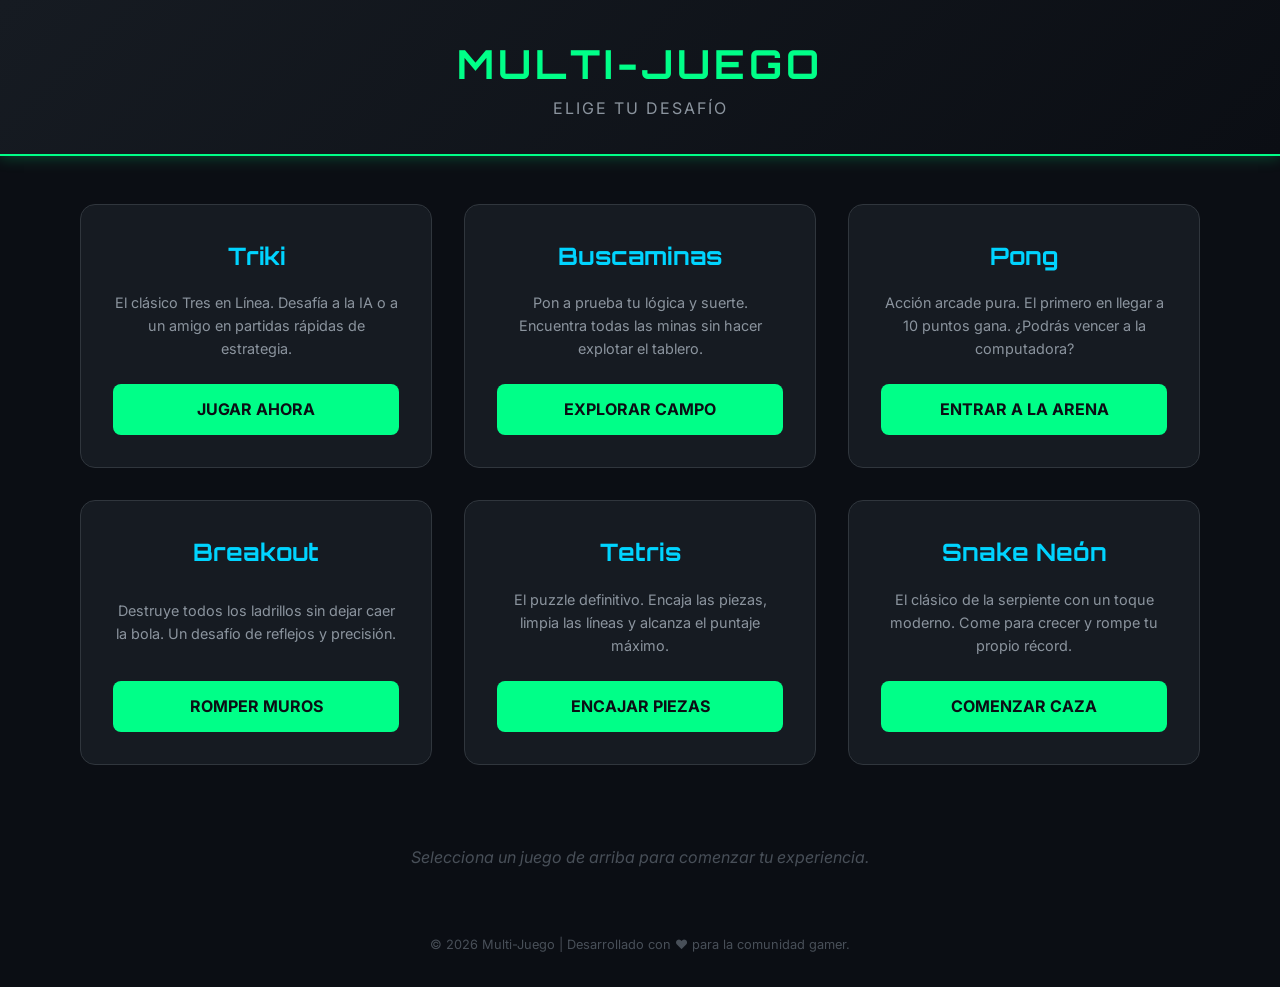
<file: web_frontend/index.html>
<!DOCTYPE html>
<html lang="es">
<head>
    <meta charset="UTF-8">
    <meta name="viewport" content="width=device-width, initial-scale=1.0">
    <title>Mitriki | Juegos Clásicos Online</title>
    <meta name="description" content="Mitriki - El portal definitivo de juegos clásicos online. Juega Triki, Tetris, Snake, Breakout y más directamente en tu navegador.">
    <meta name="keywords" content="juegos online, mitriki, triki online, tetris gratis, snake neon, breakout pro, juegos arcade">
    <meta name="author" content="Miguel117r">
    <link rel="canonical" href="https://mitriki.onrender.com" />
    <link rel="stylesheet" href="css/style.css">
</head>
<body>
    <header>
        <h1>Multi-Juego</h1>
        <p style="color: #8b949e; letter-spacing: 2px;">ELIGE TU DESAFÍO</p>
    </header>

    <nav>
        <div class="game-grid">
            <a href="games/triki.html" class="game-card">
                <h2>Triki</h2>
                <p>El clásico Tres en Línea. Desafía a la IA o a un amigo en partidas rápidas de estrategia.</p>
                <span class="play-button">Jugar Ahora</span>
            </a>

            <a href="games/minesweeper.html" class="game-card">
                <h2>Buscaminas</h2>
                <p>Pon a prueba tu lógica y suerte. Encuentra todas las minas sin hacer explotar el tablero.</p>
                <span class="play-button">Explorar Campo</span>
            </a>

            <a href="games/pong.html" class="game-card">
                <h2>Pong</h2>
                <p>Acción arcade pura. El primero en llegar a 10 puntos gana. ¿Podrás vencer a la computadora?</p>
                <span class="play-button">Entrar a la Arena</span>
            </a>

            <a href="games/breakout.html" class="game-card">
                <h2>Breakout</h2>
                <p>Destruye todos los ladrillos sin dejar caer la bola. Un desafío de reflejos y precisión.</p>
                <span class="play-button">Romper Muros</span>
            </a>

            <a href="games/tetris.html" class="game-card">
                <h2>Tetris</h2>
                <p>El puzzle definitivo. Encaja las piezas, limpia las líneas y alcanza el puntaje máximo.</p>
                <span class="play-button">Encajar Piezas</span>
            </a>

            <a href="games/snake.html" class="game-card">
                <h2>Snake Neón</h2>
                <p>El clásico de la serpiente con un toque moderno. Come para crecer y rompe tu propio récord.</p>
                <span class="play-button">Comenzar Caza</span>
            </a>
        </div>
    </nav>

    <main>
        <p style="text-align: center; color: #484f58; font-style: italic;">
            Selecciona un juego de arriba para comenzar tu experiencia.
        </p>
    </main>

    <footer>
        <p>&copy; 2026 Multi-Juego | Desarrollado con ❤️ para la comunidad gamer.</p>
    </footer>
</body>
</html>
</file>
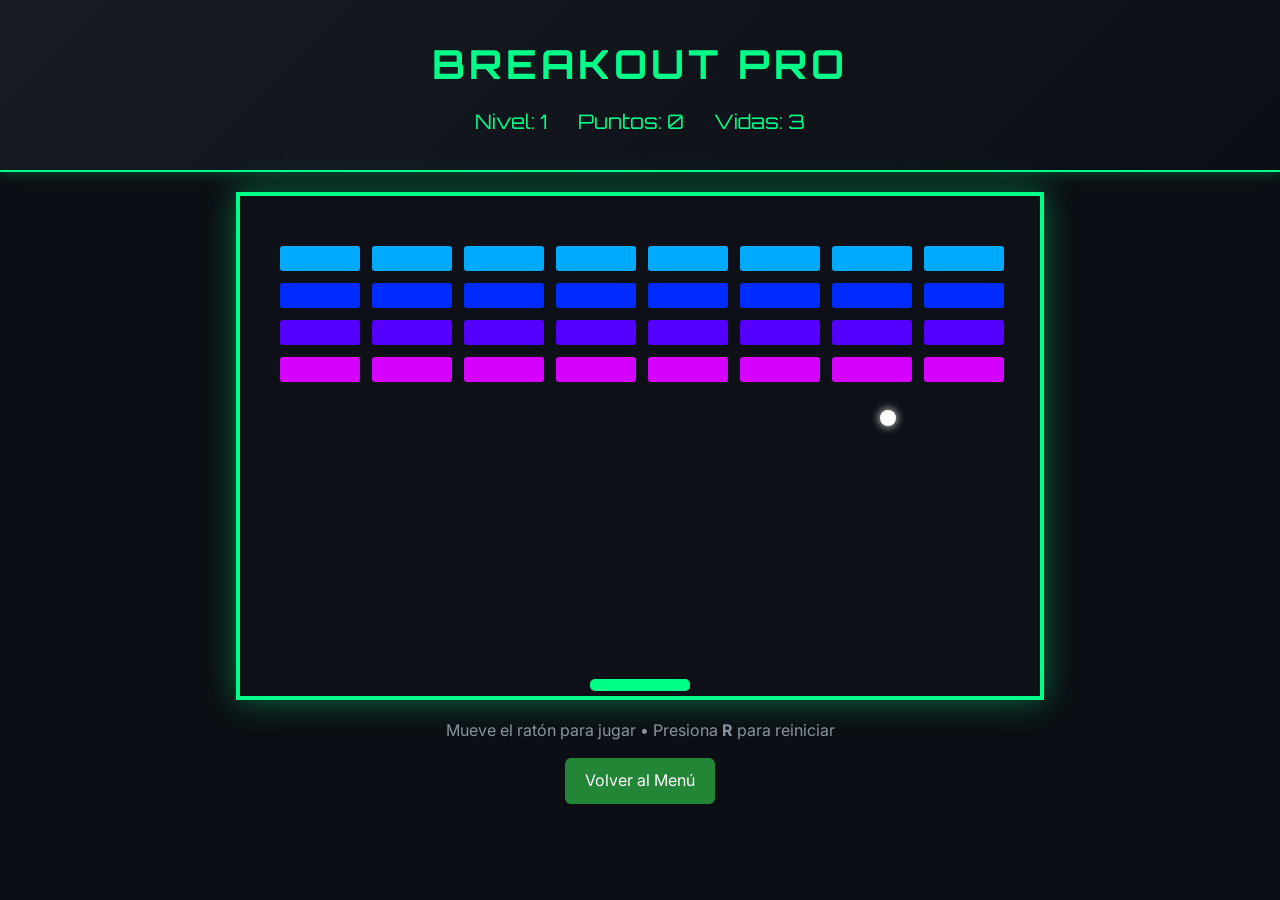
<file: web_frontend/games/breakout.html>
﻿<!DOCTYPE html>
<html lang="es">
<head>
    <meta charset="UTF-8">
    <meta name="viewport" content="width=device-width, initial-scale=1.0">
    <title>Breakout Pro | Multi-Juego</title>
    <link rel="stylesheet" href="../css/style.css">
    <style>
        .game-container { text-align: center; margin-top: 20px; }
        #breakout { 
            border: 4px solid #00ff88; 
            background-color: #0d1117; 
            box-shadow: 0 0 30px rgba(0, 255, 136, 0.4); 
            cursor: none;
            max-width: 95%;
        }
        .stats { 
            margin-top: 10px; 
            font-size: 20px; 
            color: #00ff88; 
            font-family: 'Orbitron', sans-serif;
            display: flex;
            justify-content: center;
            gap: 30px;
        }
        .back-btn { 
            display: inline-block; 
            margin-top: 15px; 
            padding: 10px 20px; 
            background: #238636; 
            color: white; 
            text-decoration: none; 
            border-radius: 6px; 
            transition: 0.3s;
        }
        .back-btn:hover { background: #2ea043; }
    </style>
</head>
<body>
    <header>
        <h1>BREAKOUT PRO</h1>
        <div class="stats">
            <div>Nivel: <span id="level">1</span></div>
            <div>Puntos: <span id="score">0</span></div>
            <div>Vidas: <span id="lives">3</span></div>
        </div>
    </header>
    
    <div class="game-container">
        <canvas id="breakout" width="800" height="500"></canvas>
        <div style="color: #8b949e; margin-top: 10px;">
            Mueve el ratón para jugar • Presiona <b>R</b> para reiniciar
        </div>
        <a href="../index.html" class="back-btn">Volver al Menú</a>
    </div>

    <script src="../js/breakout.js"></script>
</body>
</html>
</file>
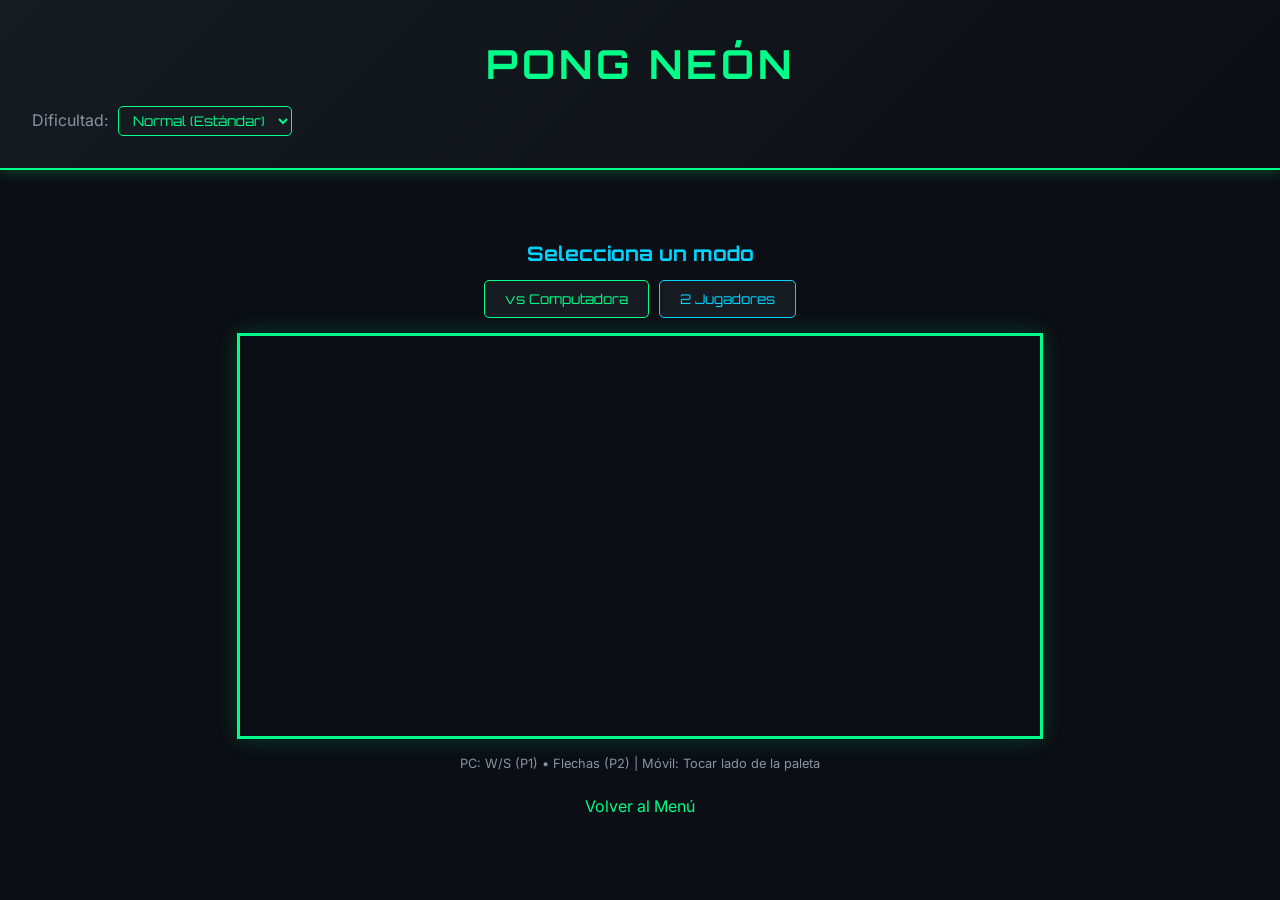
<file: web_frontend/games/pong.html>
﻿<!DOCTYPE html>
<html lang="es">
<head>
    <meta charset="UTF-8">
    <meta name="viewport" content="width=device-width, initial-scale=1.0">
    <title>Pong Neón | Multi-Juego</title>
    <link rel="stylesheet" href="../css/style.css">
    <style>
        #pong-container { display: flex; flex-direction: column; align-items: center; margin-top: 20px; }
        canvas { background: #0b0e14; border: 3px solid #00ff88; box-shadow: 0 0 20px rgba(0, 255, 136, 0.2); max-width: 95%; height: auto; }
        .controls { display: flex; gap: 10px; margin-bottom: 15px; flex-wrap: wrap; justify-content: center; }
        .difficulty-panel { margin-top: 10px; display: flex; gap: 10px; align-items: center; }
        select { background: #161b22; color: #00ff88; border: 1px solid #00ff88; padding: 5px 10px; border-radius: 5px; font-family: 'Orbitron', sans-serif; }
    </style>
</head>
<body>
    <header>
        <h1>PONG NEÓN</h1>
        <div class="difficulty-panel">
            <span style="color: #8b949e;">Dificultad:</span>
            <select id="difficulty-select">
                <option value="lento">Lento (Tranquilo)</option>
                <option value="normal" selected>Normal (Estándar)</option>
                <option value="rapido">Rápido (Desafío)</option>
            </select>
        </div>
    </header>
    <main id="pong-container">
        <div id="game-status" style="font-family: 'Orbitron', sans-serif; margin-bottom: 10px; min-height: 24px; font-size: 20px;">Selecciona un modo</div>
        <div class="controls">
            <button id="btn-ia">vs Computadora</button>
            <button id="btn-pvp" style="border-color: #00d4ff; color: #00d4ff;">2 Jugadores</button>
        </div>
        <canvas id="pongCanvas" width="800" height="400"></canvas>
        <div style="color: #8b949e; margin-top: 15px; font-size: 0.8rem;">
            PC: W/S (P1) • Flechas (P2) | Móvil: Tocar lado de la paleta
        </div>
        <a href="../index.html" style="margin-top: 20px; color: #00ff88; text-decoration: none;">Volver al Menú</a>
    </main>
    <script src="../js/pong.js"></script>
</body>
</html>
</file>
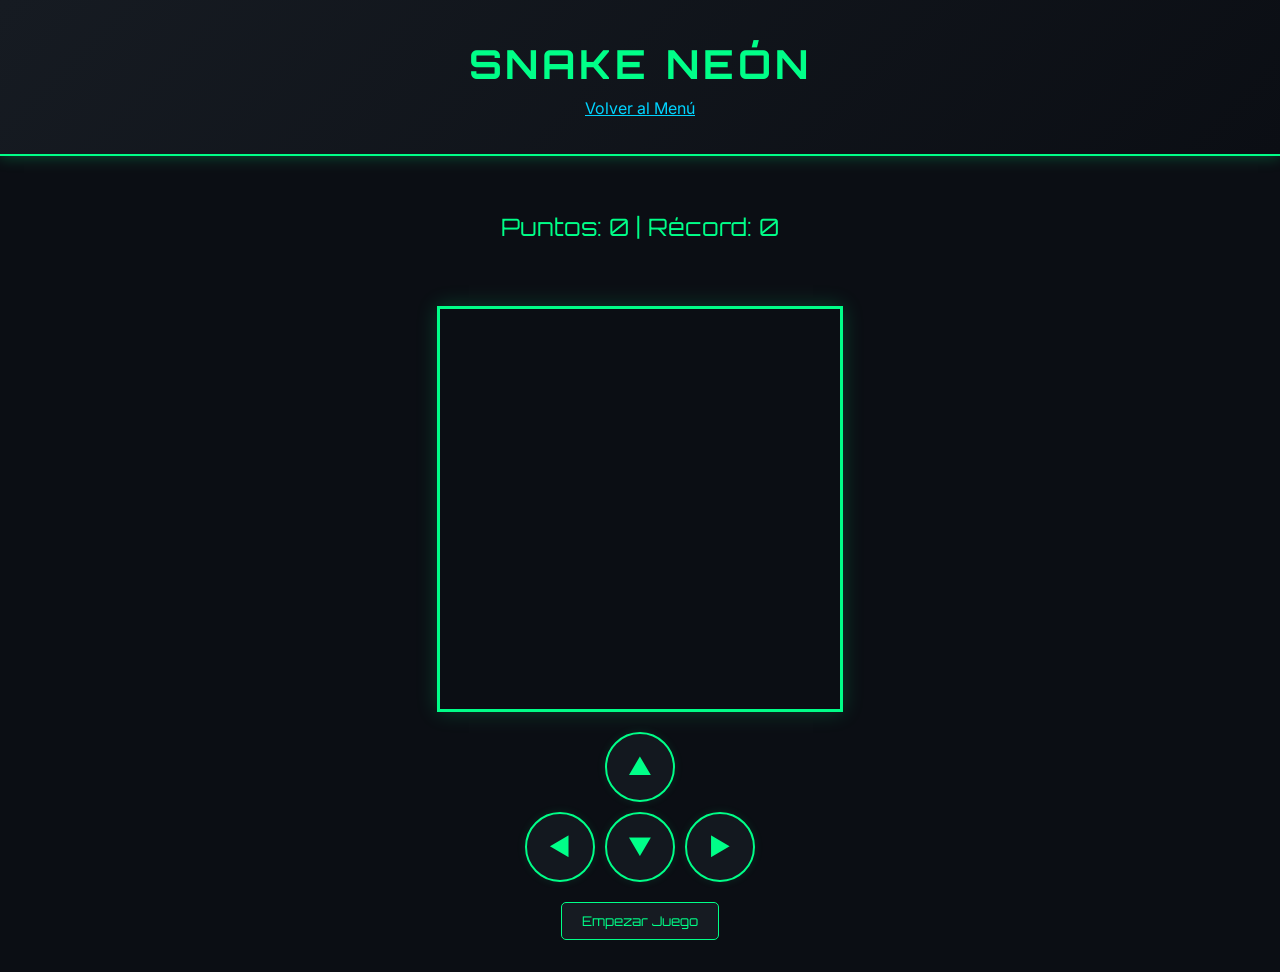
<file: web_frontend/games/snake.html>
﻿<!DOCTYPE html>
<html lang="es">
<head>
    <meta charset="UTF-8">
    <meta name="viewport" content="width=device-width, initial-scale=1.0">
    <title>Multi-Juego - Snake Neón</title>
    <link rel="stylesheet" href="../css/style.css">
    <style>
        #snake-container { display: flex; flex-direction: column; align-items: center; margin-top: 20px; }
        canvas { background: #0b0e14; border: 3px solid #00ff88; box-shadow: 0 0 20px rgba(0, 255, 136, 0.2); max-width: 95%; height: auto; }
        .score-panel { font-family: 'Orbitron', sans-serif; color: #00ff88; font-size: 24px; margin-bottom: 10px; }
        
        /* Controles Móviles */
        .mobile-controls { display: grid; grid-template-columns: repeat(3, 70px); grid-template-rows: repeat(2, 70px); gap: 10px; margin-top: 20px; }
        .control-btn { 
            width: 70px; height: 70px; 
            background: rgba(22, 27, 34, 0.8); 
            border: 2px solid #00ff88; 
            border-radius: 50%; 
            color: #00ff88; 
            font-size: 24px; 
            display: flex; align-items: center; justify-content: center; 
            cursor: pointer; user-select: none;
            box-shadow: 0 0 10px rgba(0, 255, 136, 0.1);
        }
        .control-btn:active { background: #00ff88; color: #0b0e14; box-shadow: 0 0 20px #00ff88; }
        .up { grid-column: 2; }
        .left { grid-column: 1; grid-row: 2; }
        .down { grid-column: 2; grid-row: 2; }
        .right { grid-column: 3; grid-row: 2; }
    </style>
</head>
<body>
    <header>
        <h1>Snake Neón</h1>
        <a href="../index.html" style="color: #00d4ff;">Volver al Menú</a>
    </header>
    <main id="snake-container">
        <div class="score-panel">Puntos: <span id="current-score">0</span> | Récord: <span id="high-score">0</span></div>
        <div id="game-status" style="color: #00d4ff; font-family: 'Orbitron', sans-serif; margin-bottom: 10px; min-height: 24px;"></div>
        <canvas id="snakeCanvas" width="400" height="400"></canvas>
        
        <div class="mobile-controls">
            <div class="control-btn up" onclick="changeDirection('up')">▲</div>
            <div class="control-btn left" onclick="changeDirection('left')">◀</div>
            <div class="control-btn down" onclick="changeDirection('down')">▼</div>
            <div class="control-btn right" onclick="changeDirection('right')">▶</div>
        </div>

        <button id="start-button" style="margin-top: 20px;">Empezar Juego</button>
    </main>
    <script src="../js/snake.js"></script>
</body>
</html>
</file>
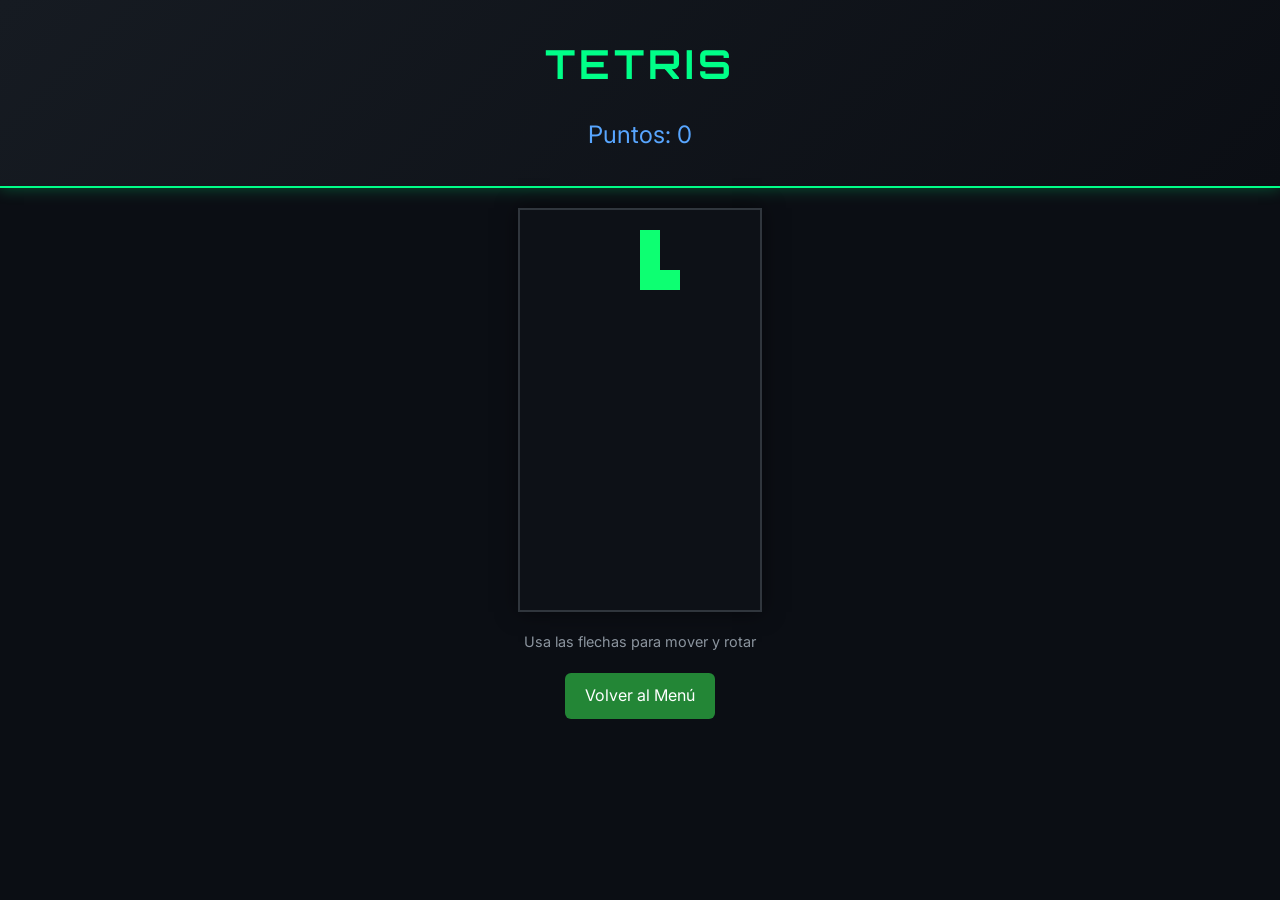
<file: web_frontend/games/tetris.html>
﻿<!DOCTYPE html>
<html lang="es">
<head>
    <meta charset="UTF-8">
    <meta name="viewport" content="width=device-width, initial-scale=1.0">
    <title>Tetris | Multi-Juego</title>
    <link rel="stylesheet" href="../css/style.css">
    <style>
        .game-container { text-align: center; margin-top: 20px; }
        #tetris { border: 2px solid #30363d; background-color: #0d1117; box-shadow: 0 0 20px rgba(0,0,0,0.5); }
        .stats { margin-top: 20px; font-size: 24px; color: #58a6ff; }
        .controls-info { color: #8b949e; margin-top: 10px; font-size: 0.9em; }
        .back-btn { display: inline-block; margin-top: 20px; padding: 10px 20px; background: #238636; color: white; text-decoration: none; border-radius: 6px; }
    </style>
</head>
<body>
    <header>
        <h1>TETRIS</h1>
        <div class="stats">Puntos: <span id="score">0</span></div>
    </header>
    
    <div class="game-container">
        <canvas id="tetris" width="240" height="400"></canvas>
        <div class="controls-info">Usa las flechas para mover y rotar</div>
        <a href="../index.html" class="back-btn">Volver al Menú</a>
    </div>

    <script src="../js/tetris.js"></script>
</body>
</html>
</file>
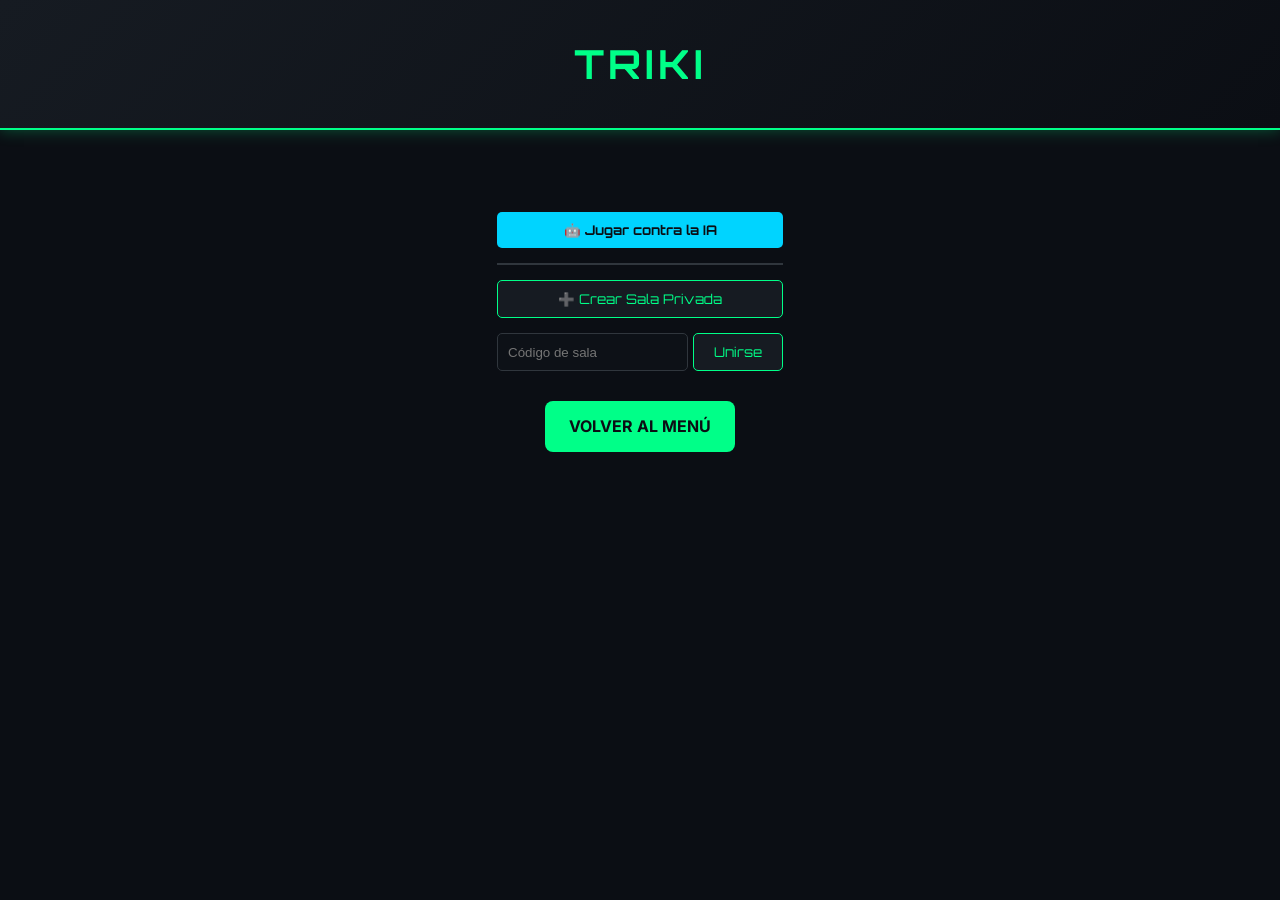
<file: web_frontend/games/triki.html>
﻿<!DOCTYPE html>
<html lang="es">
<head>
    <meta charset="UTF-8">
    <meta name="viewport" content="width=device-width, initial-scale=1.0">
    <title>Triki Online & IA | Multi-Juego</title>
    <link rel="stylesheet" href="../css/style.css">
    <style>
        .triki-board { display: grid; grid-template-columns: repeat(3, 100px); grid-template-rows: repeat(3, 100px); gap: 10px; margin-top: 20px; }
        .cell { width: 100px; height: 100px; background: #161b22; border: 2px solid #30363d; border-radius: 10px; display: flex; align-items: center; justify-content: center; font-size: 48px; font-family: 'Orbitron', sans-serif; cursor: pointer; transition: 0.3s; color: #00ff88; }
        .cell:hover { border-color: #00ff88; transform: scale(1.05); }
        .setup-screen { display: flex; flex-direction: column; gap: 15px; max-width: 300px; margin-top: 50px; }
        .info-panel { margin-top: 20px; text-align: center; }
        input { padding: 10px; background: #0d1117; border: 1px solid #30363d; color: white; border-radius: 5px; }
        .btn-ia { background: #00d4ff; color: #0b0e14; border: none; padding: 10px; border-radius: 5px; cursor: pointer; font-weight: bold; }
    </style>
</head>
<body>
    <header>
        <h1>TRIKI</h1>
    </header>

    <main style="display: flex; flex-direction: column; align-items: center;">
        <div id="setup" class="setup-screen">
            <button class="btn-ia" onclick="createAIGame()">🤖 Jugar contra la IA</button>
            <hr style="width: 100%; border: 0.5px solid #30363d;">
            <button onclick="createRoom()">➕ Crear Sala Privada</button>
            <div style="display: flex; gap: 5px;">
                <input type="text" id="room-input" placeholder="Código de sala">
                <button onclick="joinRoom()">Unirse</button>
            </div>
        </div>

        <div id="game-view" style="display: none;">
            <div class="info-panel">
                <p id="room-info" style="color: #00d4ff;"></p>
                <p id="turn-info" style="font-size: 24px; margin: 10px 0;"></p>
                <p id="scores" style="color: #8b949e;"></p>
            </div>
            <div class="triki-board" id="board"></div>
            <button id="restart-btn" style="margin-top: 20px; display: none;" onclick="restartGame()">Reiniciar Partida</button>
        </div>

        <a href="../index.html" class="play-button" style="margin-top: 30px; text-decoration: none;">Volver al Menú</a>
    </main>

    <script src="../js/online-triki.js"></script>
</body>
</html>
</file>
<file: web_frontend/css/style.css>
/* web_frontend/css/style.css */
@import url('https://fonts.googleapis.com/css2?family=Orbitron:wght@400;700&family=Inter:wght@300;400;600&display=swap');

:root {
    --bg-color: #0b0e14;
    --card-bg: #161b22;
    --accent-color: #00ff88;
    --secondary-accent: #00d4ff;
    --text-color: #e6edf3;
    --neon-shadow: 0 0 15px rgba(0, 255, 136, 0.3);
}

* {
    box-sizing: border-box;
    margin: 0;
    padding: 0;
}

body {
    background-color: var(--bg-color);
    color: var(--text-color);
    font-family: 'Inter', sans-serif;
    line-height: 1.6;
    display: flex;
    flex-direction: column;
    min-height: 100vh;
}

header {
    background: linear-gradient(135deg, #161b22 0%, #0b0e14 100%);
    padding: 2rem;
    text-align: center;
    border-bottom: 2px solid var(--accent-color);
    box-shadow: var(--neon-shadow);
}

header h1 {
    font-family: 'Orbitron', sans-serif;
    font-size: 2.5rem;
    color: var(--accent-color);
    text-transform: uppercase;
    letter-spacing: 4px;
}

nav {
    margin: 2rem auto;
    width: 90%;
    max-width: 1200px;
}

/* Estilo de Tarjetas */
.game-grid {
    display: grid;
    grid-template-columns: repeat(auto-fit, minmax(300px, 1fr));
    gap: 2rem;
    padding: 1rem;
}

.game-card {
    background: var(--card-bg);
    border-radius: 15px;
    padding: 2rem;
    text-align: center;
    border: 1px solid #30363d;
    transition: all 0.3s ease;
    text-decoration: none;
    color: inherit;
    display: flex;
    flex-direction: column;
    justify-content: space-between;
}

.game-card:hover {
    transform: translateY(-10px);
    border-color: var(--accent-color);
    box-shadow: 0 10px 30px rgba(0, 255, 136, 0.2);
}

.game-card h2 {
    font-family: 'Orbitron', sans-serif;
    color: var(--secondary-accent);
    margin-bottom: 1rem;
}

.game-card p {
    font-size: 0.9rem;
    color: #8b949e;
    margin-bottom: 1.5rem;
}

.play-button {
    background: var(--accent-color);
    color: var(--bg-color);
    padding: 0.8rem 1.5rem;
    border-radius: 8px;
    font-weight: bold;
    text-transform: uppercase;
    display: inline-block;
}

/* Ajustes para los contenedores de juego */
main {
    flex: 1;
    padding: 2rem;
    display: flex;
    flex-direction: column;
    align-items: center;
}

button {
    background: var(--card-bg);
    color: var(--accent-color);
    border: 1px solid var(--accent-color);
    padding: 10px 20px;
    border-radius: 5px;
    cursor: pointer;
    font-family: 'Orbitron', sans-serif;
    transition: 0.3s;
}

button:hover {
    background: var(--accent-color);
    color: var(--bg-color);
    box-shadow: var(--neon-shadow);
}

#game-status {
    margin: 1rem 0;
    font-size: 1.2rem;
    font-weight: bold;
    color: var(--secondary-accent);
}

footer {
    text-align: center;
    padding: 2rem;
    font-size: 0.8rem;
    color: #484f58;
}
</file>
